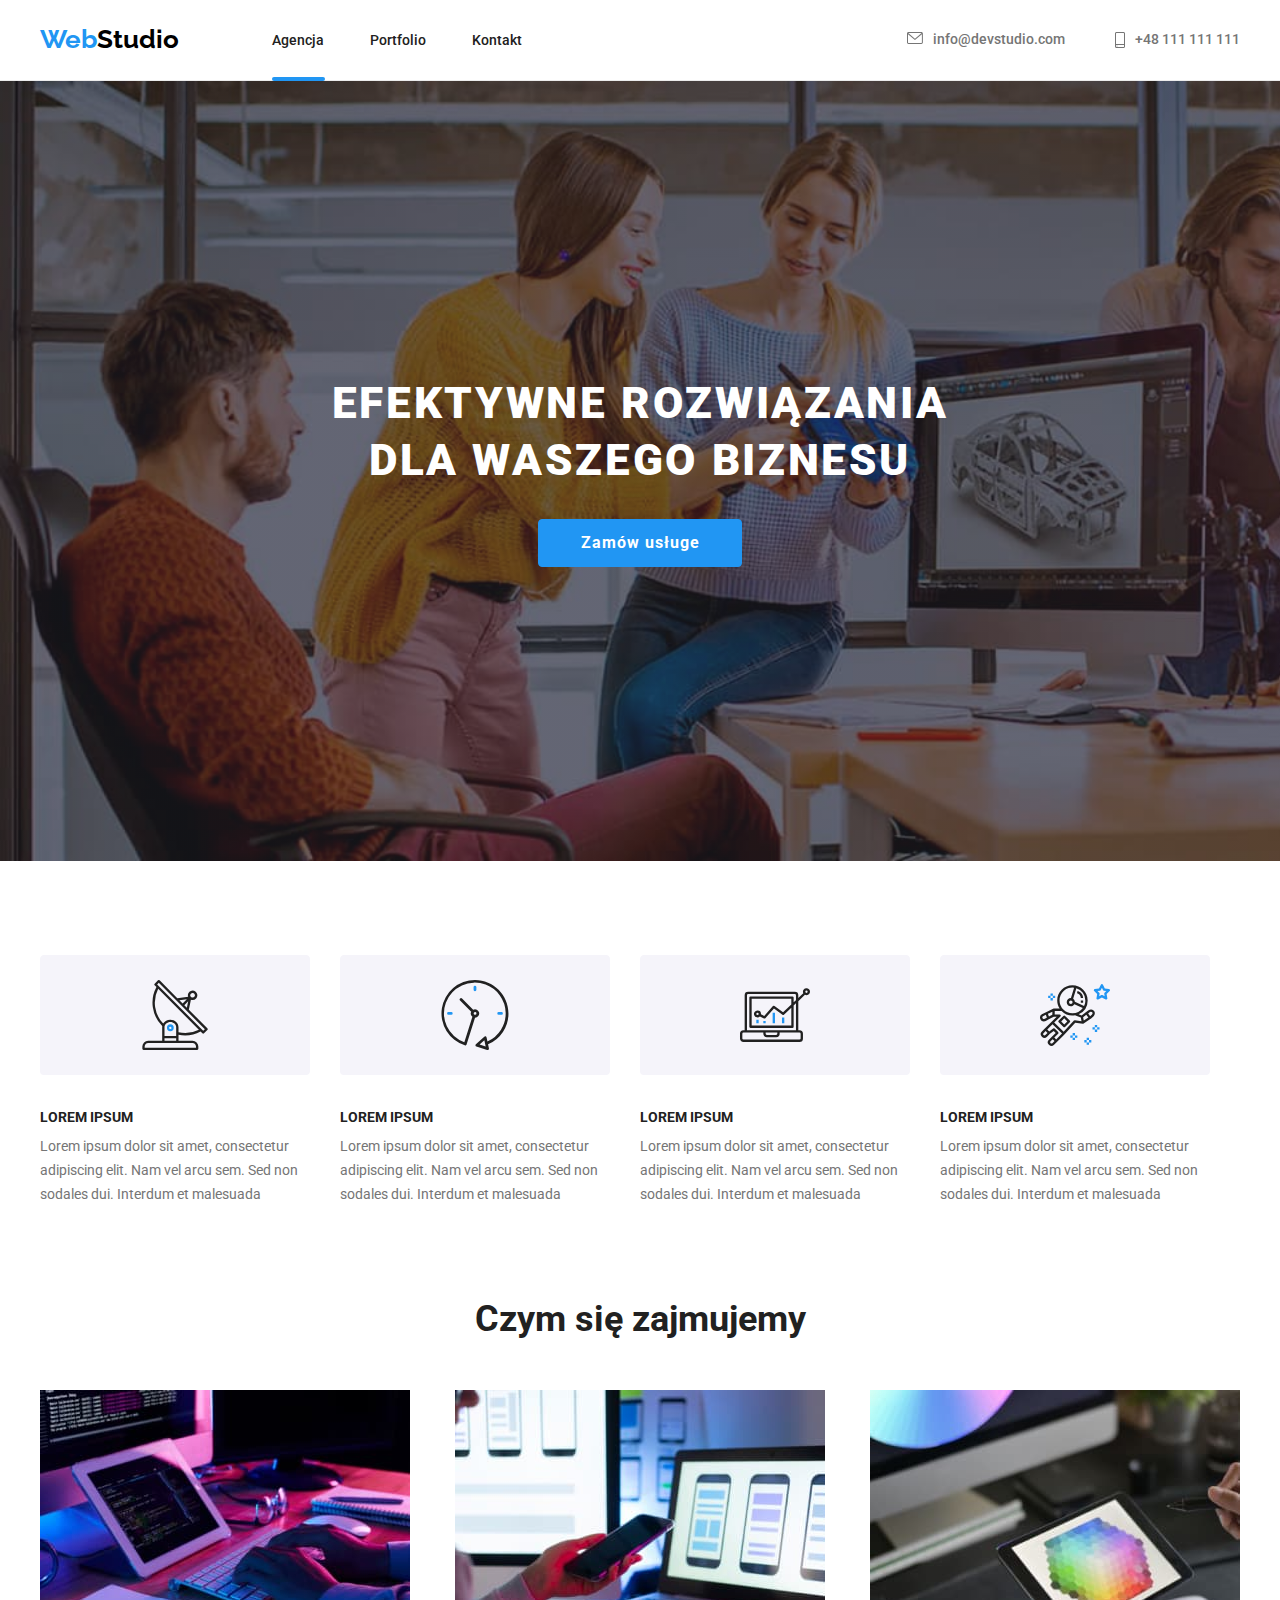
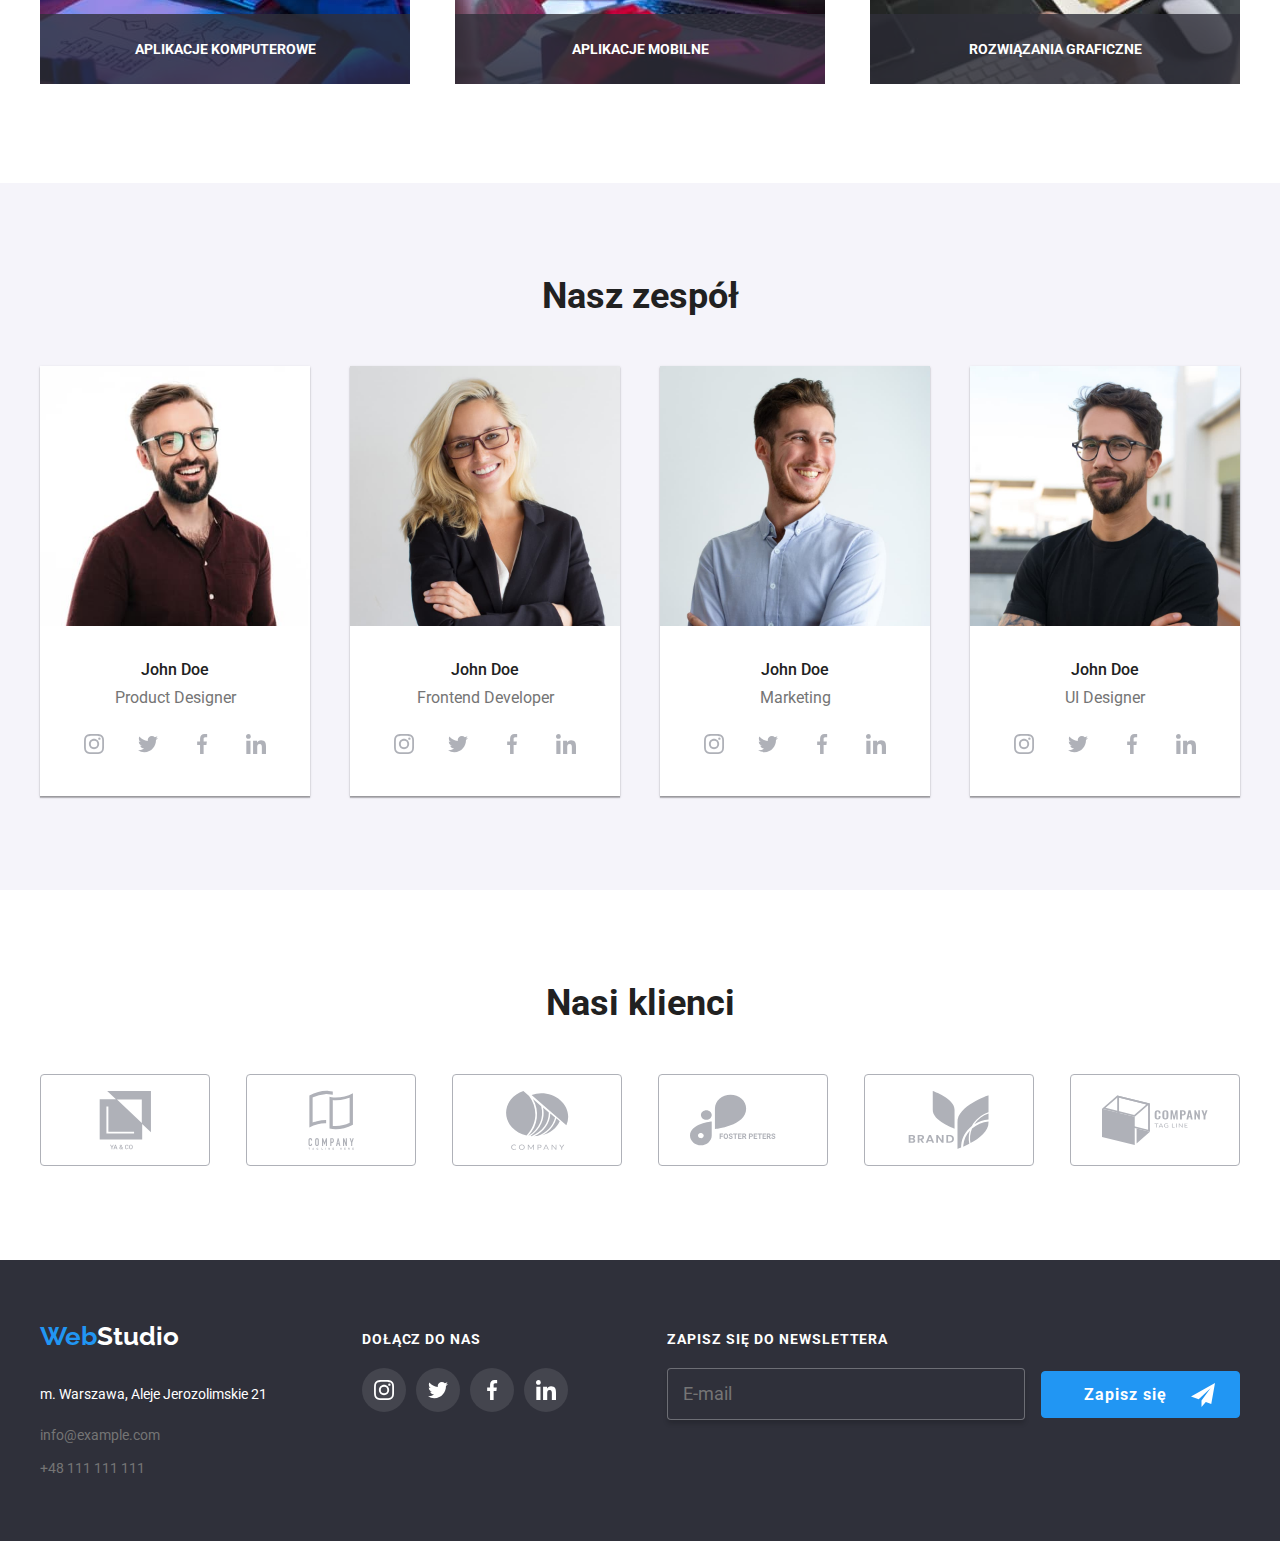
<file: index.html>
<!DOCTYPE html>
<html lang="pl">
  <head>
    <meta charset="UTF-8" />
    <meta http-equiv="X-UA-Compatible" content="IE=edge" />
    <meta name="viewport" content="width=device-width, initial-scale=1.0" />
    <title>WebStudio</title>
    <link rel="preconnect" href="https://fonts.googleapis.com" />
    <link rel="preconnect" href="https://fonts.gstatic.com" crossorigin />
    <link
      href="https://fonts.googleapis.com/css2?family=Raleway:wght@700&family=Roboto:wght@400;500;700;900&display=swap"
      rel="stylesheet"
    />
    <link
      rel="stylesheet"
      href="https://cdnjs.cloudflare.com/ajax/libs/modern-normalize/1.1.0/modern-normalize.css"
      integrity="sha512-Y0MM+V6ymRKN2zStTqzQ227DWhhp4Mzdo6gnlRnuaNCbc+YN/ZH0sBCLTM4M0oSy9c9VKiCvd4Jk44aCLrNS5Q=="
      crossorigin="anonymous"
      referrerpolicy="no-referrer"
    />
    <link href="./css/main.min.css" rel="stylesheet" />
  </head>
  <body>
    <header class="header">
      <div class="container container--header">
        <nav class="header__nav">
          <a class="logo" href="index.html"
            >Web<span class="logo--dark">Studio</span></a
          >
          <ul class="header__menu">
            <li class="header__menu-link--active">
              <a class="header__menu-link" href="index.html">Agencja </a>
            </li>
            <li>
              <a class="header__menu-link" href="portfolio.html">Portfolio</a>
            </li>
            <li>
              <a class="header__menu-link" href="index.html">Kontakt</a>
            </li>
          </ul>
        </nav>
        <ul class="header__contacts">
          <li>
            <a class="header__contacts-item" href="mailto:info@devstudio.com">
              <svg class="header__contacts-icon">
                <use href="images/icons.svg#icon-envelope"></use>
              </svg>
              info@devstudio.com</a
            >
          </li>
          <li>
            <a class="header__contacts-item" href="tel:+48 111 111 111">
              <svg class="header__contacts-icon icon--smartphone">
                <use href="images/icons.svg#icon-smartphone"></use>
              </svg>
              +48 111 111 111</a
            >
          </li>
        </ul>
      </div>
    </header>
    <main>
      <section class="section slogan">
        <div class="container">
          <h1 class="slogan__tittle">
            EFEKTYWNE ROZWIĄZANIA<br />
            DLA WASZEGO BIZNESU
          </h1>
          <button data-modal-open type="button" class="slogan__button">
            Zamów usługe
          </button>
        </div>
      </section>
      <section class="section">
        <div class="container">
          <ul class="lorems">
            <li>
              <svg class="lorems__icon">
                <use href="./images/icons.svg#icon-antenna"></use>
              </svg>
              <h3 class="lorems__header">LOREM IPSUM</h3>
              <p class="lorems__content">
                Lorem ipsum dolor sit amet, consectetur adipiscing elit. Nam vel
                arcu sem. Sed non sodales dui. Interdum et malesuada
              </p>
            </li>
            <li>
              <svg class="lorems__icon">
                <use href="./images/icons.svg#icon-clock"></use>
              </svg>
              <h3 class="lorems__header">LOREM IPSUM</h3>
              <p class="lorems__content">
                Lorem ipsum dolor sit amet, consectetur adipiscing elit. Nam vel
                arcu sem. Sed non sodales dui. Interdum et malesuada
              </p>
            </li>
            <li>
              <svg class="lorems__icon">
                <use href="./images/icons.svg#icon-diagram"></use>
              </svg>
              <h3 class="lorems__header">LOREM IPSUM</h3>
              <p class="lorems__content">
                Lorem ipsum dolor sit amet, consectetur adipiscing elit. Nam vel
                arcu sem. Sed non sodales dui. Interdum et malesuada
              </p>
            </li>
            <li>
              <svg class="lorems__icon">
                <use href="./images/icons.svg#icon-astronaut"></use>
              </svg>
              <h3 class="lorems__header">LOREM IPSUM</h3>
              <p class="lorems__content">
                Lorem ipsum dolor sit amet, consectetur adipiscing elit. Nam vel
                arcu sem. Sed non sodales dui. Interdum et malesuada
              </p>
            </li>
          </ul>
        </div>
      </section>
      <section class="section section--padding">
        <div class="container">
          <h2 class="section__header">Czym się zajmujemy</h2>
          <ul class="images">
            <li>
              <figure class="images__item">
                <img
                  src="images/fot_1.jpg"
                  width="370"
                  height="294"
                  alt="kodowanie"
                />
                <figcaption class="images__title">
                  APLIKACJE KOMPUTEROWE
                </figcaption>
              </figure>
            </li>
            <li>
              <figure class="images__item">
                <img
                  src="images/fot_2.jpg"
                  width="370"
                  height="294"
                  alt="testowanie aplikacji na telefonie"
                />
                <figcaption class="images__title">APLIKACJE MOBILNE</figcaption>
              </figure>
            </li>
            <li>
              <figure class="images__item">
                <img
                  src="images/fot_3.jpg"
                  width="370"
                  height="294"
                  alt="tablet"
                />
                <figcaption class="images__title">
                  ROZWIĄZANIA GRAFICZNE
                </figcaption>
              </figure>
            </li>
          </ul>
        </div>
      </section>
      <section class="section section--team">
        <div class="container">
          <h2 class="section__header">Nasz zespół</h2>
          <ul class="team">
            <li class="team__card">
              <figure>
                <img
                  src="images/john_doe_1.jpg"
                  width="270"
                  height="260"
                  alt="Product Designer"
                />
                <figcaption class="team__box">
                  <h4 class="team__name">John Doe</h4>
                  <p class="team__position">Product Designer</p>
                  <ul class="team__icons">
                    <li>
                      <a class="team__icon">
                        <svg width="20" height="20">
                          <use href="images/icons.svg#icon-instagram-2"></use>
                        </svg>
                      </a>
                    </li>
                    <li>
                      <a class="team__icon">
                        <svg width="20" height="20">
                          <use href="images/icons.svg#icon-twitter-1"></use>
                        </svg>
                      </a>
                    </li>
                    <li>
                      <a class="team__icon">
                        <svg width="20" height="20">
                          <use href="images/icons.svg#icon-facebook-1"></use>
                        </svg>
                      </a>
                    </li>
                    <li>
                      <a class="team__icon">
                        <svg width="20" height="20">
                          <use href="images/icons.svg#icon-linkedin-1"></use>
                        </svg>
                      </a>
                    </li>
                  </ul>
                </figcaption>
              </figure>
            </li>
            <li class="team__card">
              <figure>
                <img
                  src="images/john_doe_2.jpg"
                  width="270"
                  height="260"
                  alt="Frontend Developer"
                />
                <figcaption class="team__box">
                  <h4 class="team__name">John Doe</h4>
                  <p class="team__position">Frontend Developer</p>
                  <ul class="team__icons">
                    <li>
                      <a class="team__icon">
                        <svg width="20" height="20">
                          <use href="images/icons.svg#icon-instagram-2"></use>
                        </svg>
                      </a>
                    </li>
                    <li>
                      <a class="team__icon">
                        <svg width="20" height="20">
                          <use href="images/icons.svg#icon-twitter-1"></use>
                        </svg>
                      </a>
                    </li>
                    <li>
                      <a class="team__icon">
                        <svg width="20" height="20">
                          <use href="images/icons.svg#icon-facebook-1"></use>
                        </svg>
                      </a>
                    </li>
                    <li>
                      <a class="team__icon">
                        <svg width="20" height="20">
                          <use href="images/icons.svg#icon-linkedin-1"></use>
                        </svg>
                      </a>
                    </li>
                  </ul>
                </figcaption>
              </figure>
            </li>
            <li class="team__card">
              <figure>
                <img
                  src="images/john_doe_3.jpg"
                  width="270"
                  height="260"
                  alt="Marketing"
                />
                <figcaption class="team__box">
                  <h4 class="team__name">John Doe</h4>
                  <p class="team__position">Marketing</p>
                  <ul class="team__icons">
                    <li>
                      <a class="team__icon">
                        <svg width="20" height="20">
                          <use href="images/icons.svg#icon-instagram-2"></use>
                        </svg>
                      </a>
                    </li>
                    <li>
                      <a class="team__icon">
                        <svg width="20" height="20">
                          <use href="images/icons.svg#icon-twitter-1"></use>
                        </svg>
                      </a>
                    </li>
                    <li>
                      <a class="team__icon">
                        <svg width="20" height="20">
                          <use href="images/icons.svg#icon-facebook-1"></use>
                        </svg>
                      </a>
                    </li>
                    <li>
                      <a class="team__icon">
                        <svg width="20" height="20">
                          <use href="images/icons.svg#icon-linkedin-1"></use>
                        </svg>
                      </a>
                    </li>
                  </ul>
                </figcaption>
              </figure>
            </li>
            <li class="team__card">
              <figure>
                <img
                  src="images/john_doe_4.jpg"
                  width="270"
                  height="260"
                  alt="UI Designer"
                />
                <figcaption class="team__box">
                  <h4 class="team__name">John Doe</h4>
                  <p class="team__position">UI Designer</p>
                  <ul class="team__icons">
                    <li>
                      <a class="team__icon">
                        <svg width="20" height="20">
                          <use href="images/icons.svg#icon-instagram-2"></use>
                        </svg>
                      </a>
                    </li>
                    <li>
                      <a class="team__icon">
                        <svg width="20" height="20">
                          <use href="images/icons.svg#icon-twitter-1"></use>
                        </svg>
                      </a>
                    </li>
                    <li>
                      <a class="team__icon">
                        <svg width="20" height="20">
                          <use href="images/icons.svg#icon-facebook-1"></use>
                        </svg>
                      </a>
                    </li>
                    <li>
                      <a class="team__icon">
                        <svg width="20" height="20">
                          <use href="images/icons.svg#icon-linkedin-1"></use>
                        </svg>
                      </a>
                    </li>
                  </ul>
                </figcaption>
              </figure>
            </li>
          </ul>
        </div>
      </section>
      <section class="section">
        <div class="container">
          <h2 class="section__header">Nasi klienci</h2>
          <ul class="clients">
            <li>
              <a class="client__icon">
                <svg width="106" height="60">
                  <use href="images/icons.svg#icon-company1"></use>
                </svg>
              </a>
            </li>
            <li>
              <a class="client__icon">
                <svg width="106" height="60">
                  <use href="images/icons.svg#icon-company2"></use>
                </svg>
              </a>
            </li>
            <li>
              <a class="client__icon">
                <svg width="106" height="60">
                  <use href="images/icons.svg#icon-company3"></use>
                </svg>
              </a>
            </li>
            <li>
              <a class="client__icon">
                <svg width="106" height="60">
                  <use href="images/icons.svg#icon-company4"></use>
                </svg>
              </a>
            </li>
            <li>
              <a class="client__icon">
                <svg width="106" height="60">
                  <use href="images/icons.svg#icon-company5"></use>
                </svg>
              </a>
            </li>
            <li>
              <a class="client__icon">
                <svg width="106" height="60">
                  <use href="images/icons.svg#icon-company6"></use>
                </svg>
              </a>
            </li>
          </ul>
        </div>
      </section>
    </main>
    <footer class="footer">
      <div class="container container--footer">
        <div>
          <a class="logo" href="index.html"
            >Web<span class="logo--light">Studio</span></a
          >
          <address>
            <ul class="footer__contacts">
              <li class="footer__contacts-item footer--adress">
                m. Warszawa, Aleje Jerozolimskie 21
              </li>
              <li>
                <a class="footer__contacts-item" href="mailto:info@example.com"
                  >info@example.com</a
                >
              </li>
              <li>
                <a class="footer__contacts-item" href="tel:+48 111 111 111"
                  >+48 111 111 111</a
                >
              </li>
            </ul>
          </address>
        </div>
        <div class="social-media">
          <h3 class="social-media__title">DOŁĄCZ DO NAS</h3>
          <ul class="social-media__footer">
            <li class="social-media__icons">
              <a class="social-media__link">
                <svg class="social-media__icon" width="20" height="20">
                  <use href="images/icons.svg#icon-instagram-2"></use>
                </svg>
              </a>
            </li>
            <li class="social-media__icons">
              <a class="social-media__link">
                <svg class="social-media__icon" width="20" height="20">
                  <use href="images/icons.svg#icon-twitter-1"></use>
                </svg>
              </a>
            </li>
            <li class="social-media__icons">
              <a class="social-media__link">
                <svg class="social-media__icon" width="20" height="20">
                  <use href="images/icons.svg#icon-facebook-1"></use>
                </svg>
              </a>
            </li>
            <li class="social-media__icons">
              <a class="social-media__link">
                <svg class="social-media__icon" width="20" height="20">
                  <use href="images/icons.svg#icon-linkedin-1"></use>
                </svg>
              </a>
            </li>
          </ul>
        </div>
        <div class="footer-mail">
          <h3 class="footer-mail__header">ZAPISZ SIĘ DO NEWSLETTERA</h3>
          <form>
            <input
              class="footer-mail__input"
              type="email"
              name="email"
              placeholder="E-mail"
            />
            <button type="submit" class="footer-submit">
              Zapisz się
              <svg class="footer-submit__icon" width="24" height="24">
                <use href="images/icons.svg#icon-send"></use>
              </svg>
            </button>
          </form>
        </div>
      </div>
    </footer>
    <div data-modal class="backdrop is-hidden">
      <div class="modal">
        <button data-modal-close type="button" class="modal__button-close">
          X
        </button>
        <h3 class="modal__header">Zostaw swoje dane w formularzu poniżej</h3>
        <form class="form-modal">
          <label class="form-modal__label" for="name">
            Imie
            <input class="form-modal__input" type="text" name="text" />
            <svg class="form-modal__icon" width="18" height="18">
              <use href="images/icons.svg#icon-name"></use>
            </svg>
          </label>
          <label class="form-modal__label" for="tel">
            Telefon
            <input class="form-modal__input" type="tel" name="tel" />
            <svg class="form-modal__icon" width="18" height="18">
              <use href="images/icons.svg#icon-tel"></use>
            </svg>
          </label>
          <label class="form-modal__label" for="email">
            Email
            <input class="form-modal__input" type="email" name="email" />
            <svg class="form-modal__icon" width="18" height="18">
              <use href="images/icons.svg#icon-email"></use>
            </svg>
          </label>
          <label class="form-modal__label" for="comment">
            Komentarz
            <textarea class="form-modal__comment" placeholder="Wprowadź tekst">
            </textarea>
          </label>
          <label class="form-checkbox" for="check">
            <input
              class="form-checkbox__input"
              type="checkbox"
              id="check"
              name="check"
              value="1"
            />
            <svg class="form-checkbox__icon" width="11" height="8">
              <use href="./images/icons.svg#icon-vector"></use>
            </svg>
            Oświadczam iż akceptuję
            <a class="form-checkbox__link" href="#">Regulamin</a> i
            <a class="form-checkbox__link" href="#">Politykę Prywatności.</a>
          </label>
          <button class="modal__button-submit" type="submit">Wyślij</button>
        </form>
      </div>
    </div>
    <script src="./js/modal.js"></script>
  </body>
</html>
</file>
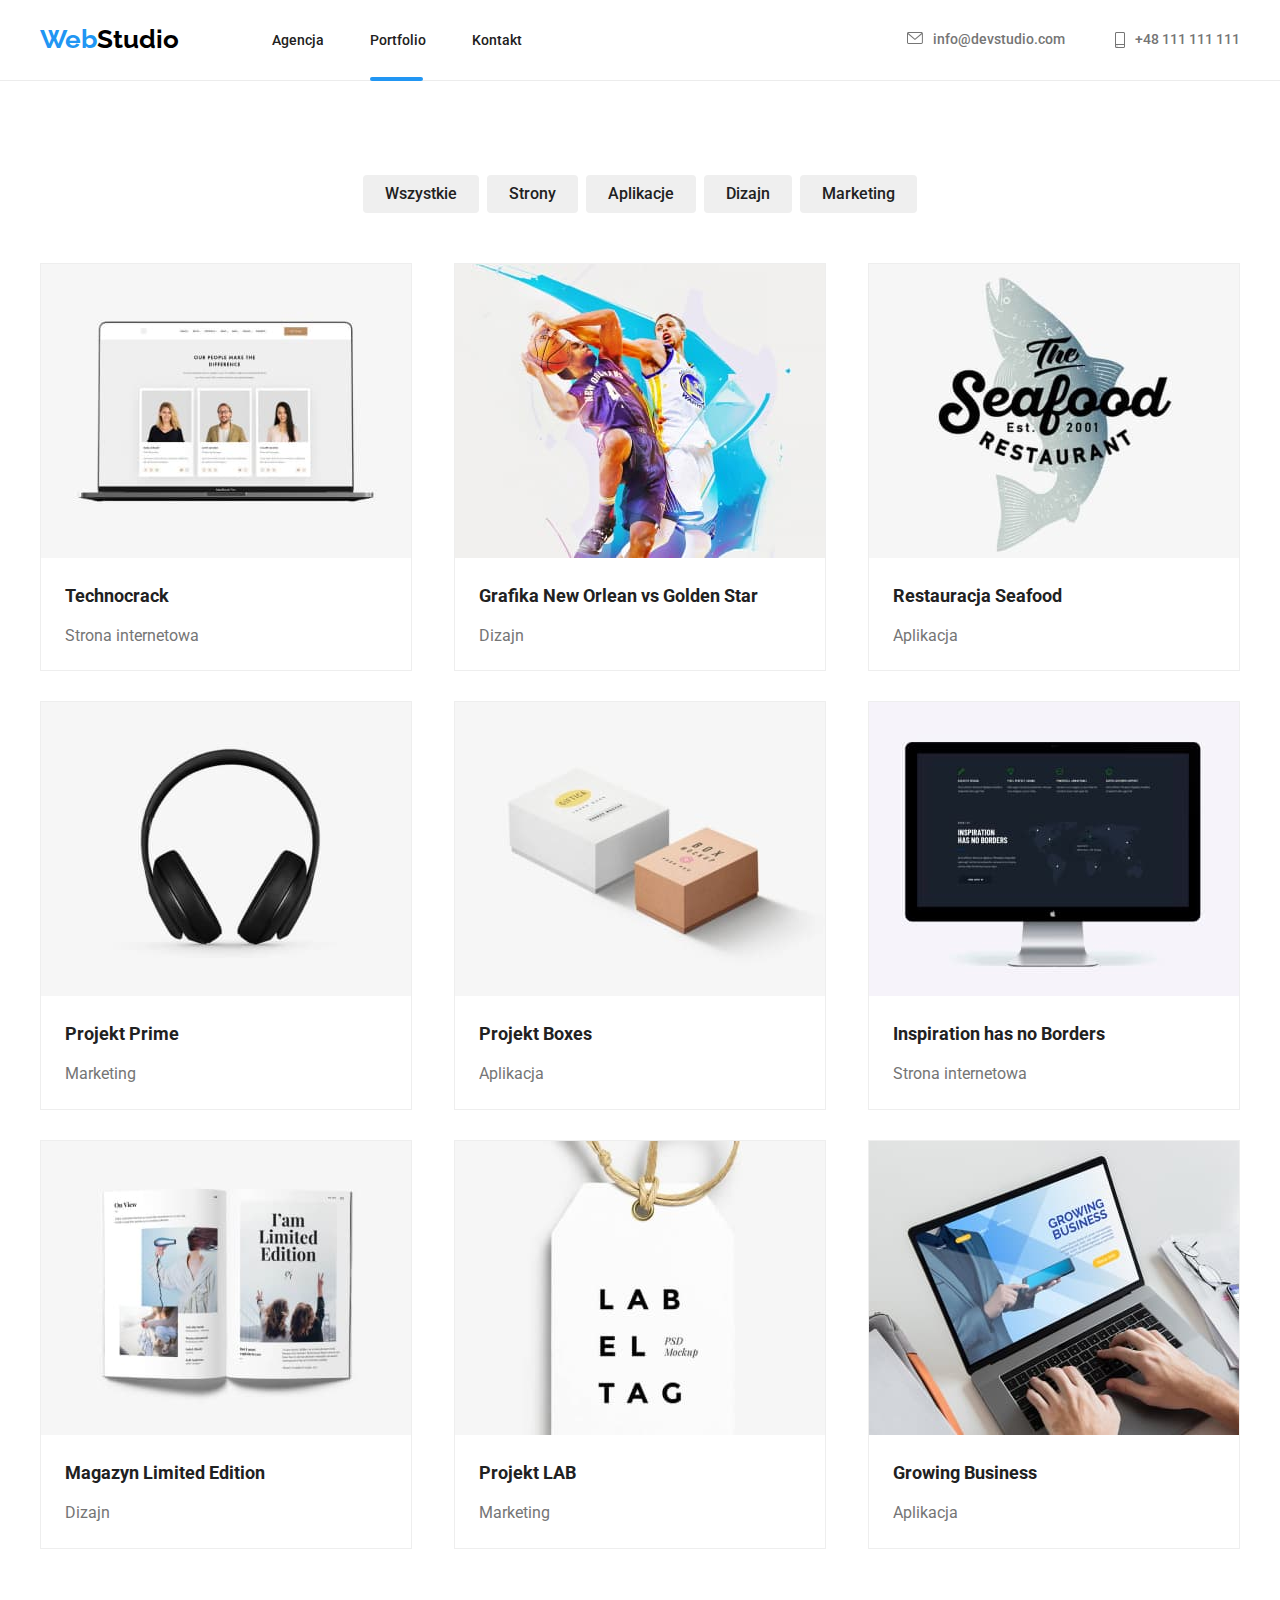
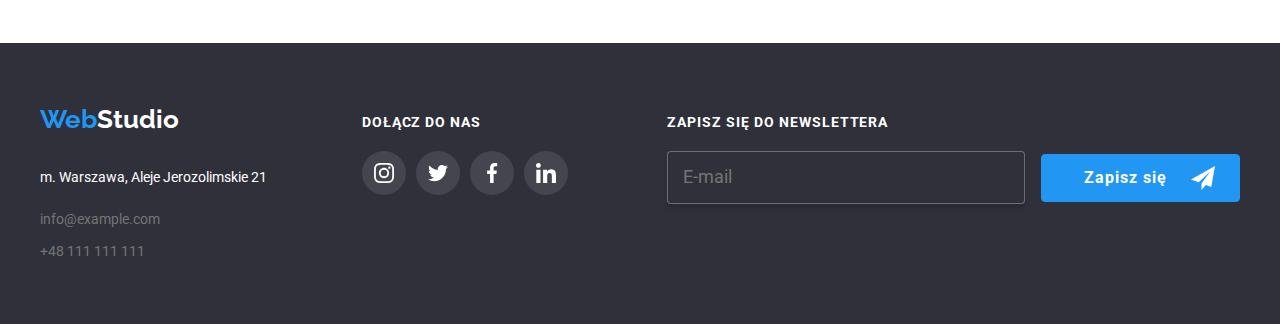
<file: portfolio.html>
<!DOCTYPE html>
<html lang="en">
  <head>
    <meta charset="UTF-8" />
    <meta http-equiv="X-UA-Compatible" content="IE=edge" />
    <meta name="viewport" content="width=device-width, initial-scale=1.0" />
    <title>Portfolio</title>
    <link rel="preconnect" href="https://fonts.googleapis.com" />
    <link rel="preconnect" href="https://fonts.gstatic.com" crossorigin />
    <link
      href="https://fonts.googleapis.com/css2?family=Raleway:wght@700&family=Roboto:wght@400;500;700;900&display=swap"
      rel="stylesheet"
    />
    <link
      rel="stylesheet"
      href="https://cdnjs.cloudflare.com/ajax/libs/modern-normalize/1.1.0/modern-normalize.css"
      integrity="sha512-Y0MM+V6ymRKN2zStTqzQ227DWhhp4Mzdo6gnlRnuaNCbc+YN/ZH0sBCLTM4M0oSy9c9VKiCvd4Jk44aCLrNS5Q=="
      crossorigin="anonymous"
      referrerpolicy="no-referrer"
    />
    <link href="./css/main.min.css" rel="stylesheet" />
  </head>
  <body>
    <header class="header">
      <div class="container container--header">
        <nav class="header__nav">
          <a class="logo" href="index.html"
            >Web<span class="logo--dark">Studio</span></a
          >
          <ul class="header__menu">
            <li>
              <a class="header__menu-link" href="index.html">Agencja </a>
            </li>
            <li class="header__menu-link--active">
              <a class="header__menu-link" href="portfolio.html">Portfolio</a>
            </li>
            <li>
              <a class="header__menu-link" href="index.html">Kontakt</a>
            </li>
          </ul>
        </nav>
        <ul class="header__contacts">
          <li>
            <a class="header__contacts-item" href="mailto:info@devstudio.com">
              <svg class="header__contacts-icon">
                <use href="images/icons.svg#icon-envelope"></use>
              </svg>
              info@devstudio.com</a
            >
          </li>
          <li>
            <a class="header__contacts-item" href="tel:+48 111 111 111">
              <svg class="header__contacts-icon icon--smartphone">
                <use href="images/icons.svg#icon-smartphone"></use>
              </svg>
              +48 111 111 111</a
            >
          </li>
        </ul>
      </div>
    </header>
    <main>
      <section class="section">
        <div class="container">
          <ul class="filters">
            <li>
              <button class="filters__btn" type="button">Wszystkie</button>
            </li>
            <li><button class="filters__btn" type="button">Strony</button></li>
            <li>
              <button class="filters__btn" type="button">Aplikacje</button>
            </li>
            <li><button class="filters__btn" type="button">Dizajn</button></li>
            <li>
              <button class="filters__btn" type="button">Marketing</button>
            </li>
          </ul>
          <ul class="portfolio">
            <li>
              <figure class="portfolio__card">
                <div class="portfolio__overlay">
                  <img
                    src="images/technocrack.jpg"
                    width="370"
                    height="294"
                    alt="Technocrack"
                  />
                  <p class="portfolio__description">
                    Technocrack jest popularną platformą wykorzystywaną do
                    rozpowszechniania koronawirusa. Firmy wykorzystują tę
                    platformę do celów szpiegowskich i ataków na
                    niezabezpieczone serwery konkurencji
                  </p>
                </div>
                <figcaption>
                  <h4 class="portfolio__title">Technocrack</h4>
                  <p class="portfolio__subtitle">Strona internetowa</p>
                </figcaption>
              </figure>
            </li>
            <li>
              <figure class="portfolio__card">
                <div class="portfolio__overlay">
                  <img
                    src="images/graphics.jpg"
                    width="370"
                    height="294"
                    alt="Grafika New Orlean vs Golden Star"
                  />
                  <p class="portfolio__description">
                    Technocrack jest popularną platformą wykorzystywaną do
                    rozpowszechniania koronawirusa. Firmy wykorzystują tę
                    platformę do celów szpiegowskich i ataków na
                    niezabezpieczone serwery konkurencji
                  </p>
                </div>
                <figcaption>
                  <h4 class="portfolio__title">
                    Grafika New Orlean vs Golden Star
                  </h4>
                  <p class="portfolio__subtitle">Dizajn</p>
                </figcaption>
              </figure>
            </li>
            <li>
              <figure class="portfolio__card">
                <div class="portfolio__overlay">
                  <img
                    src="images/restaurant.jpg"
                    width="370"
                    height="294"
                    alt="Restauracja Seafood"
                  />
                  <p class="portfolio__description">
                    Technocrack jest popularną platformą wykorzystywaną do
                    rozpowszechniania koronawirusa. Firmy wykorzystują tę
                    platformę do celów szpiegowskich i ataków na
                    niezabezpieczone serwery konkurencji
                  </p>
                </div>
                <figcaption>
                  <h4 class="portfolio__title">Restauracja Seafood</h4>
                  <p class="portfolio__subtitle">Aplikacja</p>
                </figcaption>
              </figure>
            </li>
            <li>
              <figure class="portfolio__card">
                <div class="portfolio__overlay">
                  <img
                    src="images/prime.jpg"
                    width="370"
                    height="294"
                    alt="Projekt Prime"
                  />
                  <p class="portfolio__description">
                    Technocrack jest popularną platformą wykorzystywaną do
                    rozpowszechniania koronawirusa. Firmy wykorzystują tę
                    platformę do celów szpiegowskich i ataków na
                    niezabezpieczone serwery konkurencji
                  </p>
                </div>
                <figcaption>
                  <h4 class="portfolio__title">Projekt Prime</h4>
                  <p class="portfolio__subtitle">Marketing</p>
                </figcaption>
              </figure>
            </li>
            <li>
              <figure class="portfolio__card">
                <div class="portfolio__overlay">
                  <img
                    src="images/boxes.jpg"
                    width="370"
                    height="294"
                    alt="Projekt Boxes"
                  />
                  <p class="portfolio__description">
                    Technocrack jest popularną platformą wykorzystywaną do
                    rozpowszechniania koronawirusa. Firmy wykorzystują tę
                    platformę do celów szpiegowskich i ataków na
                    niezabezpieczone serwery konkurencji
                  </p>
                </div>
                <figcaption>
                  <h4 class="portfolio__title">Projekt Boxes</h4>
                  <p class="portfolio__subtitle">Aplikacja</p>
                </figcaption>
              </figure>
            </li>
            <li>
              <figure class="portfolio__card">
                <div class="portfolio__overlay">
                  <img
                    src="images/inspiration.jpg"
                    width="370"
                    height="294"
                    alt="Inspiration has no Borders"
                  />
                  <p class="portfolio__description">
                    Technocrack jest popularną platformą wykorzystywaną do
                    rozpowszechniania koronawirusa. Firmy wykorzystują tę
                    platformę do celów szpiegowskich i ataków na
                    niezabezpieczone serwery konkurencji
                  </p>
                </div>
                <figcaption>
                  <h4 class="portfolio__title">Inspiration has no Borders</h4>
                  <p class="portfolio__subtitle">Strona internetowa</p>
                </figcaption>
              </figure>
            </li>
            <li>
              <figure class="portfolio__card">
                <div class="portfolio__overlay">
                  <img
                    src="images/magazine.jpg"
                    width="370"
                    height="294"
                    alt="Magazyn Limited Edition"
                  />
                  <p class="portfolio__description">
                    Technocrack jest popularną platformą wykorzystywaną do
                    rozpowszechniania koronawirusa. Firmy wykorzystują tę
                    platformę do celów szpiegowskich i ataków na
                    niezabezpieczone serwery konkurencji
                  </p>
                </div>
                <figcaption>
                  <h4 class="portfolio__title">Magazyn Limited Edition</h4>
                  <p class="portfolio__subtitle">Dizajn</p>
                </figcaption>
              </figure>
            </li>
            <li>
              <figure class="portfolio__card">
                <div class="portfolio__overlay">
                  <img
                    src="images/lab.jpg"
                    width="370"
                    height="294"
                    alt="Projekt LAB"
                  />
                  <p class="portfolio__description">
                    Technocrack jest popularną platformą wykorzystywaną do
                    rozpowszechniania koronawirusa. Firmy wykorzystują tę
                    platformę do celów szpiegowskich i ataków na
                    niezabezpieczone serwery konkurencji
                  </p>
                </div>
                <figcaption>
                  <h4 class="portfolio__title">Projekt LAB</h4>
                  <p class="portfolio__subtitle">Marketing</p>
                </figcaption>
              </figure>
            </li>
            <li>
              <figure class="portfolio__card">
                <div class="portfolio__overlay">
                  <img
                    src="images/bussines.jpg"
                    width="370"
                    height="294"
                    alt="Growing Business"
                  />
                  <p class="portfolio__description">
                    Technocrack jest popularną platformą wykorzystywaną do
                    rozpowszechniania koronawirusa. Firmy wykorzystują tę
                    platformę do celów szpiegowskich i ataków na
                    niezabezpieczone serwery konkurencji
                  </p>
                </div>
                <figcaption>
                  <h4 class="portfolio__title">Growing Business</h4>
                  <p class="portfolio__subtitle">Aplikacja</p>
                </figcaption>
              </figure>
            </li>
          </ul>
        </div>
      </section>
    </main>
    <footer class="footer">
      <div class="container container--footer">
        <div>
          <a class="logo" href="index.html"
            >Web<span class="logo--light">Studio</span></a
          >
          <address>
            <ul class="footer__contacts">
              <li class="footer__contacts-item footer--adress">
                m. Warszawa, Aleje Jerozolimskie 21
              </li>
              <li>
                <a class="footer__contacts-item" href="mailto:info@example.com"
                  >info@example.com</a
                >
              </li>
              <li>
                <a class="footer__contacts-item" href="tel:+48 111 111 111"
                  >+48 111 111 111</a
                >
              </li>
            </ul>
          </address>
        </div>
        <div class="social-media">
          <h3 class="social-media__title">DOŁĄCZ DO NAS</h3>
          <ul class="social-media__footer">
            <li class="social-media__icons">
              <a class="social-media__link">
                <svg class="social-media__icon" width="20" height="20">
                  <use href="images/icons.svg#icon-instagram-2"></use>
                </svg>
              </a>
            </li>
            <li class="social-media__icons">
              <a class="social-media__link">
                <svg class="social-media__icon" width="20" height="20">
                  <use href="images/icons.svg#icon-twitter-1"></use>
                </svg>
              </a>
            </li>
            <li class="social-media__icons">
              <a class="social-media__link">
                <svg class="social-media__icon" width="20" height="20">
                  <use href="images/icons.svg#icon-facebook-1"></use>
                </svg>
              </a>
            </li>
            <li class="social-media__icons">
              <a class="social-media__link">
                <svg class="social-media__icon" width="20" height="20">
                  <use href="images/icons.svg#icon-linkedin-1"></use>
                </svg>
              </a>
            </li>
          </ul>
        </div>
        <div class="footer-mail">
          <h3 class="footer-mail__header">ZAPISZ SIĘ DO NEWSLETTERA</h3>
          <form>
            <input
              class="footer-mail__input"
              type="email"
              name="email"
              placeholder="E-mail"
            />
            <button type="submit" class="footer-submit">
              Zapisz się
              <svg class="footer-submit__icon" width="24" height="24">
                <use href="images/icons.svg#icon-send"></use>
              </svg>
            </button>
          </form>
        </div>
      </div>
    </footer>
  </body>
</html>
</file>
<file: css/main.min.css>
:root{--brand-color: #212121;--hover-color: #2196f3;--studio-color: #000000;--contacts-color: #757575;--company-color: #afb1b8;--white-color: #ffffff;--footer-color: #2f303a;--icon-footer-color: #ffffff1a;--link-color: #ffffff99;--img-tittle-color: #2f303acc;--backdrop-color: #00000033;--background-button: #f5f4fa;--border-buttom: #ececec;--font-primary: "Roboto", sans-serif;--font-secondary: "Raleway", sans-serif}body{font-family:var(--font-primary);color:var(--brand-color);font-size:18px}*{margin:0;padding:0}ul{list-style:none}a{text-decoration:none}.section{padding:94px 0}.section--team{background-color:var(--background-button)}.section--padding{padding-top:0}.section__header{font-size:36px;font-weight:700;line-height:1.1;text-align:center}.container{max-width:1200px;margin:0 auto}.container--header{display:-webkit-box;display:-ms-flexbox;display:flex;height:80px;-webkit-box-pack:justify;-ms-flex-pack:justify;justify-content:space-between;-webkit-box-align:center;-ms-flex-align:center;align-items:center;font-family:var(--font-primary);font-weight:500}.container--footer{display:-webkit-box;display:-ms-flexbox;display:flex;-webkit-box-pack:justify;-ms-flex-pack:justify;justify-content:space-between}.header{border-bottom:1px solid var(--border-buttom)}.header__nav{display:-webkit-box;display:-ms-flexbox;display:flex;-webkit-box-align:center;-ms-flex-align:center;align-items:center}.header__contacts{display:-webkit-box;display:-ms-flexbox;display:flex;font-size:14px;font-weight:500;line-height:1.1;color:var(--contacts-color);gap:50px}.header__contacts-icon{width:16px;height:12px;margin-right:10px;fill:currentColor}.header__menu-link,.header__contacts-item{color:var(--contacts-color);font-size:14px;font-weight:500;display:-webkit-box;display:-ms-flexbox;display:flex;-webkit-transition-property:color;transition-property:color;-webkit-transition-duration:250ms;transition-duration:250ms;-webkit-transition-timing-function:cubic-bezier(0.4, 0, 0.2, 1);transition-timing-function:cubic-bezier(0.4, 0, 0.2, 1)}.header__menu-link:hover,.header__menu-link:focus,.header__contacts-item:hover,.header__contacts-item:focus{color:var(--hover-color)}.header__menu{display:-webkit-box;display:-ms-flexbox;display:flex;gap:46px}.header__menu a{font-size:14px;line-height:1.6;color:var(--brand-color)}.header__menu-link--active{position:relative}.header__menu-link--active::after{content:"";position:absolute;top:48px;width:53px;height:4px;display:block;background-color:var(--hover-color);border-radius:2px}.icon--smartphone{width:10px;height:16px;margin-right:10px;fill:currentColor}.logo{font-family:var(--font-secondary);font-weight:700;font-size:26px;line-height:1.3;color:var(--hover-color);margin-right:93px}.logo--dark{color:var(--studio-color)}.logo--light{color:var(--white-color)}.slogan{text-align:center;background:-webkit-gradient(linear, left bottom, left top, from(rgba(47, 48, 58, 0.4)), to(rgba(47, 48, 58, 0.4))),url("../images/img_background.jpg");background:linear-gradient(to top, rgba(47, 48, 58, 0.4), rgba(47, 48, 58, 0.4)),url("../images/img_background.jpg");background-repeat:no-repeat;background-size:cover}.slogan__tittle{font-size:44px;font-weight:900;line-height:1.3;color:var(--white-color);margin-top:200px;letter-spacing:.06em}.slogan__button{font-size:16px;line-height:1.6;background-color:var(--hover-color);color:var(--white-color);border:1px solid var(--hover-color);border-radius:4px;font-family:var(--font-primary);font-weight:700;letter-spacing:.06em;padding:10px 41px 10px 42px;margin-top:30px;margin-bottom:200px;cursor:pointer}.lorems{display:-webkit-box;display:-ms-flexbox;display:flex;-webkit-box-pack:justify;-ms-flex-pack:justify;justify-content:space-between}.lorems__icon{width:270px;height:120px}.lorems__header{font-size:14px;font-weight:700;line-height:1.1;padding-top:30px;padding-bottom:10px}.lorems__content{font-size:14px;line-height:1.7;color:var(--contacts-color)}.images{display:-webkit-box;display:-ms-flexbox;display:flex;-webkit-box-pack:justify;-ms-flex-pack:justify;justify-content:space-between;margin-top:50px}.images__item{position:relative;display:-webkit-inline-box;display:-ms-inline-flexbox;display:inline-flex}.images__title{position:absolute;left:0;right:0;color:var(--white-color);font-size:14px;font-weight:700;font-family:var(--font-primary);text-align:center;background-color:var(--img-tittle-color);bottom:0;padding:27px}.team{display:-webkit-box;display:-ms-flexbox;display:flex;-webkit-box-pack:justify;-ms-flex-pack:justify;justify-content:space-between;-webkit-column-gap:30px;-moz-column-gap:30px;column-gap:30px;margin-top:50px}.team__card{-webkit-box-shadow:0px 2px 1px 0px rgba(0,0,0,.2),0px 1px 1px 0px rgba(0,0,0,.1411764706),0px 1px 3px 0px rgba(0,0,0,.1215686275);box-shadow:0px 2px 1px 0px rgba(0,0,0,.2),0px 1px 1px 0px rgba(0,0,0,.1411764706),0px 1px 3px 0px rgba(0,0,0,.1215686275);background-color:var(--white-color)}.team__box{text-align:center}.team__name{font-size:16px;font-weight:500;line-height:1.1;text-align:center;padding-top:30px}.team__position{font-size:16px;line-height:1.1;color:var(--contacts-color);padding-top:10px;padding-bottom:16px}.team__icons{display:-webkit-box;display:-ms-flexbox;display:flex;-webkit-box-pack:center;-ms-flex-pack:center;justify-content:center;padding-bottom:30px;gap:10px;fill:currentColor}.team__icon{padding:12px;border-radius:50%;fill:var(--company-color);display:-webkit-box;display:-ms-flexbox;display:flex;cursor:pointer;-webkit-transition-property:color;transition-property:color;-webkit-transition-duration:250ms;transition-duration:250ms;-webkit-transition-timing-function:cubic-bezier(0.4, 0, 0.2, 1);transition-timing-function:cubic-bezier(0.4, 0, 0.2, 1)}.team__icon:hover,.team__icon:focus{background-color:var(--hover-color);fill:var(--white-color)}.clients{display:-webkit-box;display:-ms-flexbox;display:flex;-webkit-box-pack:justify;-ms-flex-pack:justify;justify-content:space-between;gap:30px;margin-top:50px;fill:currentColor}.client__icon{width:170px;height:92px;border:1px solid var(--company-color);border-radius:4px;display:-webkit-box;display:-ms-flexbox;display:flex;-webkit-box-pack:center;-ms-flex-pack:center;justify-content:center;-webkit-box-align:center;-ms-flex-align:center;align-items:center;fill:var(--company-color);-webkit-transition-property:color;transition-property:color;-webkit-transition-duration:250ms;transition-duration:250ms;-webkit-transition-timing-function:cubic-bezier(0.4, 0, 0.2, 1);transition-timing-function:cubic-bezier(0.4, 0, 0.2, 1);cursor:pointer}.client__icon:hover,.client__icon:focus{border:1px solid var(--hover-color);fill:var(--hover-color)}.filters{-webkit-box-pack:center;-ms-flex-pack:center;justify-content:center;color:var(--brand-color);display:-webkit-box;display:-ms-flexbox;display:flex;-webkit-column-gap:8px;-moz-column-gap:8px;column-gap:8px;margin-bottom:50px}.filters__btn{border:none;font-size:16px;border-radius:4px;color:var(--brand-color);font-family:var(--font-primary);font-weight:500;line-height:1.6;padding:6px 22px 6px 22px;cursor:pointer}.filters__btn:hover,.filters__btn:focus{font-size:16px;background-color:var(--hover-color);color:var(--white-color);-webkit-box-shadow:0px 2px 2px 0px rgba(0,0,0,.1215686275),0px 1px 2px 0px rgba(0,0,0,.0784313725),0px 3px 1px 0px rgba(0,0,0,.1019607843);box-shadow:0px 2px 2px 0px rgba(0,0,0,.1215686275),0px 1px 2px 0px rgba(0,0,0,.0784313725),0px 3px 1px 0px rgba(0,0,0,.1019607843)}.portfolio{display:-webkit-box;display:-ms-flexbox;display:flex;-webkit-box-pack:justify;-ms-flex-pack:justify;justify-content:space-between;-ms-flex-wrap:wrap;flex-wrap:wrap;gap:30px}.portfolio__card{border:1px solid #eee;cursor:pointer;-webkit-transition-property:color;transition-property:color;-webkit-transition-duration:250ms;transition-duration:250ms;-webkit-transition-timing-function:cubic-bezier(0.4, 0, 0.2, 1);transition-timing-function:cubic-bezier(0.4, 0, 0.2, 1)}.portfolio__card:hover,.portfolio__card:focus{-webkit-box-shadow:1px 4px 6px 0px rgba(0,0,0,.1607843137),0px 4px 4px 0px rgba(0,0,0,.0588235294),0px 1px 1px 0px rgba(0,0,0,.1215686275);box-shadow:1px 4px 6px 0px rgba(0,0,0,.1607843137),0px 4px 4px 0px rgba(0,0,0,.0588235294),0px 1px 1px 0px rgba(0,0,0,.1215686275)}.portfolio__overlay{position:relative;overflow:hidden}.portfolio__overlay>img{display:block;width:100%;height:100%;-o-object-fit:cover;object-fit:cover}.portfolio__description{position:absolute;top:0;bottom:0;left:0;right:0;background:var(--hover-color);color:var(--white-color);padding:49px 45px 49px 24px;font-size:18px;line-height:28px;font-family:var(--font-primary);-webkit-transform:translateY(100%);transform:translateY(100%);-webkit-transition:-webkit-transform .3s ease-in;transition:-webkit-transform .3s ease-in;transition:transform .3s ease-in;transition:transform .3s ease-in, -webkit-transform .3s ease-in}.portfolio__card:hover .portfolio__description{-webkit-transform:translateY(0);transform:translateY(0)}.portfolio__title{font-size:18px;line-height:2;padding:20px 24px 4px 24px}.portfolio__subtitle{font-size:16px;line-height:1.8;color:var(--contacts-color);padding:4px 24px 20px 24px}.footer{background-color:var(--footer-color);padding:60px 0}.footer__contacts a{font-style:normal;font-size:14px;line-height:1.7}.footer__contacts-item{color:var(--contacts-color);display:-webkit-box;display:-ms-flexbox;display:flex;-webkit-box-orient:vertical;-webkit-box-direction:normal;-ms-flex-direction:column;flex-direction:column;padding-top:9px}.footer--adress{font-size:14px;line-height:1.7;color:var(--white-color);margin-top:20px;font-style:normal;margin-bottom:9px}.social-media{margin-top:12px}.social-media__title{font-family:var(--font-primary);font-weight:700;font-size:14px;line-height:1.14;color:var(--white-color);letter-spacing:.06rem}.social-media__footer{display:-webkit-box;display:-ms-flexbox;display:flex;margin-top:20px}.social-media__icons{margin-right:10px;cursor:pointer}.social-media__link{display:-webkit-box;display:-ms-flexbox;display:flex;border-radius:50%;background-color:var(--icon-footer-color);padding:12px;cursor:pointer;-webkit-transition-property:color;transition-property:color;-webkit-transition-duration:250ms;transition-duration:250ms;-webkit-transition-timing-function:cubic-bezier(0.4, 0, 0.2, 1);transition-timing-function:cubic-bezier(0.4, 0, 0.2, 1)}.social-media__link:hover,.social-media__link:focus{background-color:var(--hover-color)}.social-media__icon{fill:var(--white-color)}.footer-mail{margin-top:12px}.footer-mail__header{font-family:var(--font-primary);font-weight:700;font-size:14px;line-height:1.14;color:var(--white-color);letter-spacing:.06rem}.footer-mail__input{margin-top:20px;border:1px solid rgba(255,255,255,.3019607843);-webkit-box-shadow:0px 4px 4px 0px rgba(0,0,0,.1490196078);box-shadow:0px 4px 4px 0px rgba(0,0,0,.1490196078);border-radius:4px;background:#2f303a;padding:15px;width:358px;margin-right:12px;color:var(--white-color)}.footer-submit{background-color:var(--hover-color);border:1px solid var(--hover-color);border-radius:4px;color:var(--white-color);font-size:16px;line-height:1.6;font-family:var(--font-primary);font-weight:700;text-align:center;padding:10px 24px 10px 42px;letter-spacing:.06rem;position:relative;top:0px;display:-webkit-inline-box;display:-ms-inline-flexbox;display:inline-flex;-webkit-box-align:center;-ms-flex-align:center;align-items:center;cursor:pointer}.footer-submit__icon{margin-left:24px}.backdrop{position:fixed;top:0;bottom:0;left:0;right:0;background-color:var(--backdrop-color);-webkit-transition:visibility .4s linear,opacity .4s linear;transition:visibility .4s linear,opacity .4s linear}.is-hidden{visibility:hidden;opacity:0;pointer-events:none}.is-hidden .modal{-webkit-transform:translate(-50%, -50%) scale(0) rotate(30deg);transform:translate(-50%, -50%) scale(0) rotate(30deg)}.modal{-webkit-transition:-webkit-transform .3s linear;transition:-webkit-transform .3s linear;transition:transform .3s linear;transition:transform .3s linear, -webkit-transform .3s linear;position:absolute;top:50%;left:50%;width:100%;height:100%;-webkit-transform:translate(-50%, -50%);transform:translate(-50%, -50%);background-color:var(--white-color);width:528px;height:581px;border-radius:1px}.modal__button-close{width:30px;height:30px;border:1px solid rgba(0,0,0,.1019607843);border-radius:50%;background-color:var(--white-color);margin-top:8px;margin-right:8px;position:absolute;top:8px;right:8px;cursor:pointer}.modal__button-close:hover,.modal__button-close:focus{color:var(--hover-color);-webkit-transition-property:color;transition-property:color;-webkit-transition-duration:250ms;transition-duration:250ms;-webkit-transition-timing-function:cubic-bezier(0.4, 0, 0.2, 1);transition-timing-function:cubic-bezier(0.4, 0, 0.2, 1)}.modal__header{font-size:20px;text-align:center;font-weight:700;line-height:1.15;letter-spacing:.03em;margin-bottom:30px;margin-top:40px}.modal__button-submit{font-size:16px;line-height:1.6;background-color:var(--hover-color);color:var(--white-color);border:1px solid var(--hover-color);border-radius:4px;font-family:var(--font-primary);font-weight:700;-webkit-box-shadow:0px 4px 4px 0px rgba(0,0,0,.1490196078);box-shadow:0px 4px 4px 0px rgba(0,0,0,.1490196078);padding:10px 76px;margin-left:auto;margin-right:auto;cursor:pointer;margin-top:30px}.form-modal{display:-webkit-box;display:-ms-flexbox;display:flex;-webkit-box-orient:vertical;-webkit-box-direction:normal;-ms-flex-direction:column;flex-direction:column}.form-modal__label{display:-webkit-box;display:-ms-flexbox;display:flex;-webkit-box-orient:vertical;-webkit-box-direction:normal;-ms-flex-direction:column;flex-direction:column;font-size:12px;line-height:1.16;letter-spacing:.01em;color:var(--contacts-color);padding-bottom:4px;position:relative;border:none;margin-left:40px}.form-modal__input{margin-top:4px;margin-bottom:10px;border:1px solid rgba(33,33,33,.2);width:448px;height:40px;border-radius:4px;display:-webkit-inline-box;display:-ms-inline-flexbox;display:inline-flex;padding:13px;-webkit-box-align:center;-ms-flex-align:center;align-items:center;padding-left:42px;cursor:pointer}.form-modal__input:hover,.form-modal__input:focus-within{border:1px solid var(--hover-color);-webkit-transition-property:fill;transition-property:fill;-webkit-transition-duration:250ms;transition-duration:250ms;-webkit-transition-timing-function:cubic-bezier(0.4, 0, 0.2, 1);transition-timing-function:cubic-bezier(0.4, 0, 0.2, 1);outline:none}.form-modal__input:hover+.form-modal__icon,.form-modal__input:focus+.form-modal__icon{fill:var(--hover-color);outline:none}.form-modal__icon{position:absolute;top:28px;left:12px}.form-modal__comment{margin-top:4px;border:1px solid rgba(33,33,33,.2);width:448px;height:120px;border-radius:4px;display:-webkit-inline-box;display:-ms-inline-flexbox;display:inline-flex;padding:13px;-webkit-box-align:center;-ms-flex-align:center;align-items:center;resize:none;margin-bottom:20px;cursor:pointer;outline:none}.form-modal__comment:hover,.form-modal__comment:focus{border-color:var(--hover-color);-webkit-transition-property:color;transition-property:color;-webkit-transition-duration:250ms;transition-duration:250ms;-webkit-transition-timing-function:cubic-bezier(0.4, 0, 0.2, 1);transition-timing-function:cubic-bezier(0.4, 0, 0.2, 1)}.form-checkbox{position:relative;color:var(--contacts-color);font-size:14px;line-height:1.7;letter-spacing:.03em;display:-webkit-box;display:-ms-flexbox;display:flex;-webkit-box-pack:center;-ms-flex-pack:center;justify-content:center;-webkit-box-align:center;-ms-flex-align:center;align-items:center;-webkit-column-gap:5px;-moz-column-gap:5px;column-gap:5px}.form-checkbox__input{position:absolute;width:100%;height:100%;clip:rect(1px, 1px, 1px, 1px)}.form-checkbox__icon{fill:var(--white-color);border:2px solid #000;width:16px;height:15px;border-radius:2px;position:relative;top:0;bottom:0;margin:0;cursor:pointer;text-align:center}.form-checkbox__input:checked+.form-checkbox__icon{border-color:var(--hover-color);background-color:var(--hover-color)}.form-checkbox__link{position:relative;display:inline;color:var(--hover-color)}/*# sourceMappingURL=main.min.css.map */
</file>
